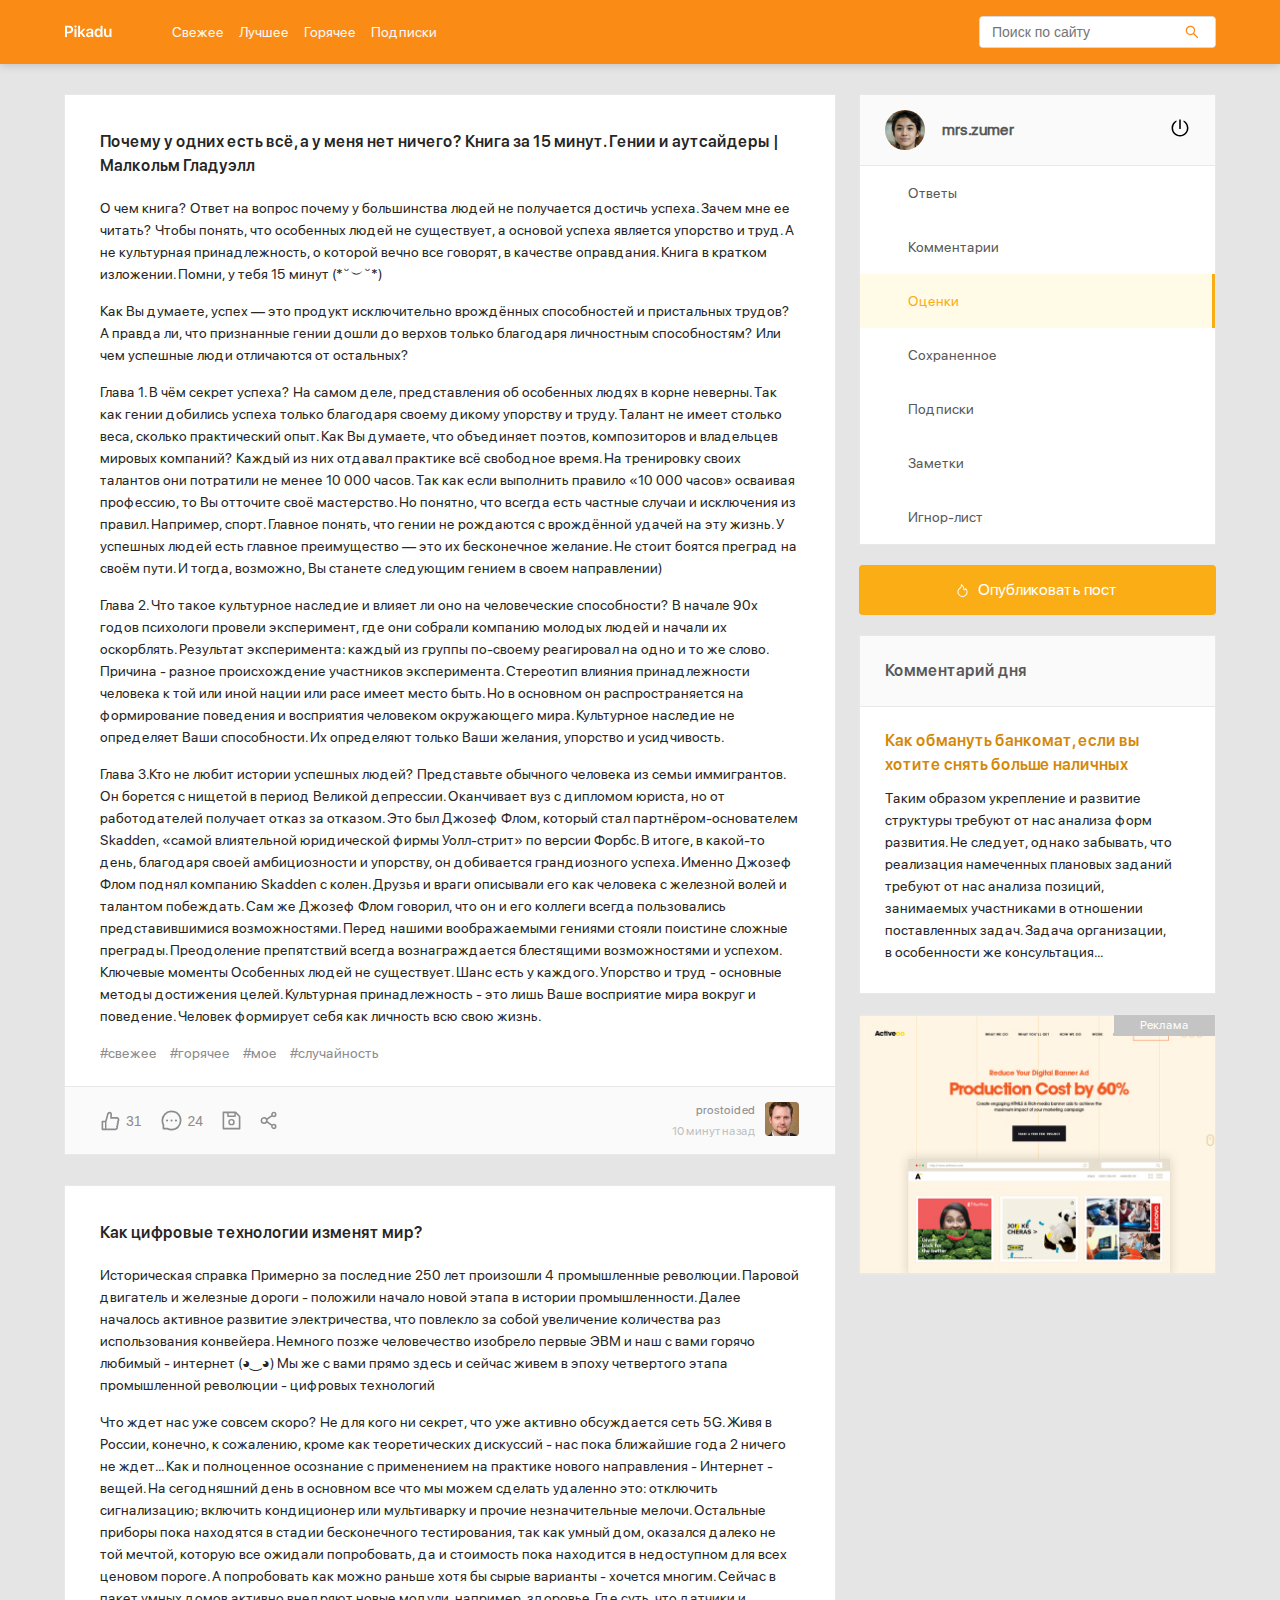
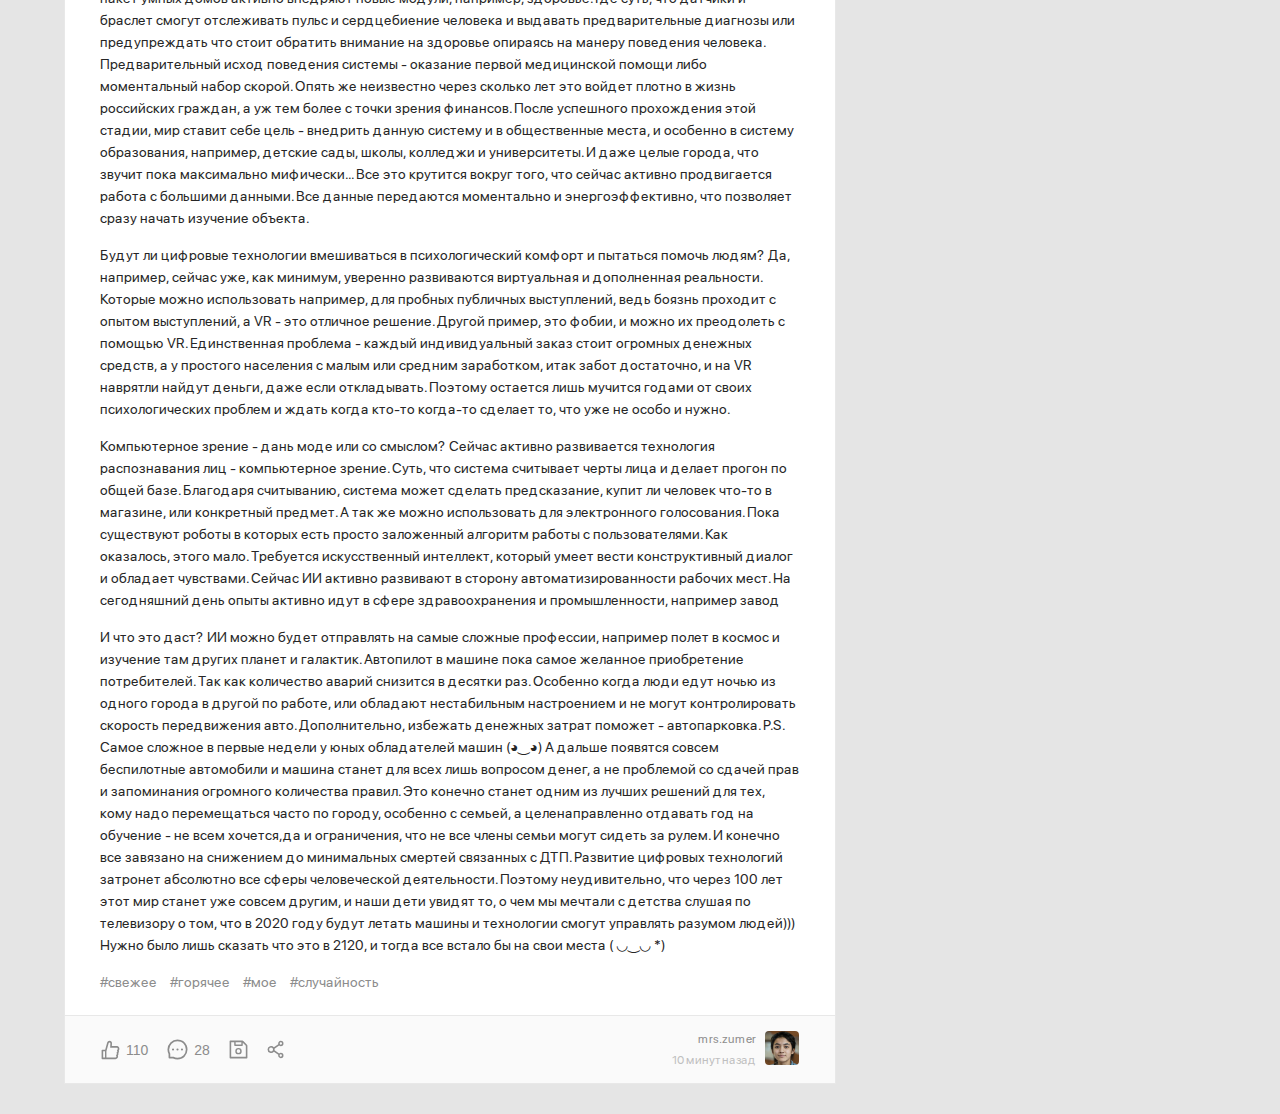
<file: index.html>
<!DOCTYPE html>
<html lang="en">

<head>
  <meta charset="UTF-8">
  <meta http-equiv="X-UA-Compatible" content="IE=edge">
  <meta name="viewport" content="width=device-width, initial-scale=1.0">
  <title>Pikadu - Главная</title>
  <link rel="stylesheet" href="css/style.css">
</head>

<body>
  <header class="header">
    <div class="header-wrapper">
      <a href="/" class="header-logo"><img src="img/Pikadu.svg" class="header-logo-img" alt=""></a>
      <nav class="header-nav">
        <ul class="header-menu">
          <li class="header-menu-item"><a href="#" class="header-menu-link">Свежее</a></li>
          <li class="header-menu-item"><a href="#" class="header-menu-link">Лучшее</a></li>
          <li class="header-menu-item"><a href="#" class="header-menu-link">Горячее</a></li>
          <li class="header-menu-item"><a href="#" class="header-menu-link">Подписки</a></li>
        </ul>
           
      </nav>
      <!-- /.header-nav -->
      <div class="input-group search">
        <input type="text" class="search-input" placeholder="Поиск по сайту">
        <button class="search-button">
          <img src="img/search.svg" class="search-icon" alt="">
        </button>
      </div>
      <!-- /.input-group -->
  <a href="#" class="menu-toggle" id="menu-toggle">
    <span></span><span></span><span></span>
  </a>
    </div>
    <!-- /.header-wrapper -->
  </header>
  <div class="content">
    <main class="posts">
      <section class="post">
        <div class="post-body">
          <h2 class="post-title">Почему у одних есть всё, а у меня нет ничего? Книга за 15 минут. Гении и аутсайдеры |
            Малкольм Гладуэлл</h2>
          <p class="post-text">О чем книга?
            Ответ на вопрос почему у большинства людей не получается достичь успеха.

            Зачем мне ее читать?
            Чтобы понять, что особенных людей не существует, а основой успеха является упорство и труд. А не культурная
            принадлежность, о которой вечно все говорят, в качестве оправдания.

            Книга в кратком изложении. Помни, у тебя 15 минут (*˘︶˘*)
          <p class="post-text">
            Как Вы думаете, успех — это продукт исключительно врождённых способностей и пристальных трудов?

            А правда ли, что признанные гении дошли до верхов только благодаря личностным способностям? Или чем успешные
            люди отличаются от остальных? </p>
          <p class="post-text">
            Глава 1. В чём секрет успеха?
            На самом деле, представления об особенных людях в корне неверны.

            Так как гении добились успеха только благодаря своему дикому упорству и труду. Талант не имеет столько веса,
            сколько
            практический опыт.

            Как Вы думаете, что объединяет поэтов, композиторов и владельцев мировых компаний?

            Каждый из них отдавал практике всё свободное время.

            На тренировку своих талантов они потратили не менее 10 000 часов.

            Так как если выполнить правило «10 000 часов» осваивая профессию, то Вы отточите своё мастерство.

            Но понятно, что всегда есть частные случаи и исключения из правил. Например, спорт.

            Главное понять, что гении не рождаются с врождённой удачей на эту жизнь. У успешных людей есть главное
            преимущество — это их бесконечное желание.

            Не стоит боятся преград на своём пути. И тогда, возможно, Вы станете следующим гением в своем направлении)
          </p>

          <p class="post-text">Глава 2. Что такое культурное наследие и влияет ли оно на человеческие способности?
            В начале 90х годов психологи провели эксперимент, где они собрали компанию молодых людей и начали их
            оскорблять.

            Результат эксперимента: каждый из группы по-своему реагировал на одно и то же слово. Причина - разное
            происхождение участников эксперимента.

            Стереотип влияния принадлежности человека к той или иной нации или расе имеет место быть. Но в основном он
            распространяется на формирование поведения и восприятия человеком окружающего мира.

            Культурное наследие не определяет Ваши способности. Их определяют только Ваши желания, упорство и
            усидчивость.
          </p>

          <p class="post-text">Глава 3.Кто не любит истории успешных людей?
            Представьте обычного человека из семьи иммигрантов. Он борется с нищетой в период Великой депрессии.
            Оканчивает вуз с дипломом юриста, но от работодателей получает отказ за отказом.

            Это был Джозеф Флом, который стал партнёром-основателем Skadden, «самой влиятельной юридической фирмы
            Уолл-стрит» по версии Форбс.
            В итоге, в какой-то день, благодаря своей амбициозности и упорству, он добивается грандиозного успеха.

            Именно Джозеф Флом поднял компанию Skadden с колен. Друзья и враги описывали его как человека с железной
            волей
            и талантом побеждать.

            Сам же Джозеф Флом говорил, что он и его коллеги всегда пользовались представившимися возможностями.

            Перед нашими воображаемыми гениями стояли поистине сложные преграды. Преодоление препятствий всегда
            вознаграждается блестящими возможностями и успехом.

            Ключевые моменты
            Особенных людей не существует. Шанс есть у каждого.
            Упорство и труд - основные методы достижения целей.
            Культурная принадлежность - это лишь Ваше восприятие мира вокруг и поведение.
            Человек формирует себя как личность всю свою жизнь.</p>
          <div class="tags">
            <span class="tag">#свежее</span>
            <span class="tag">#горячее</span>
            <span class="tag">#мое</span>
            <span class="tag">#случайность</span>
          </div>
        </div>
        <!-- /.post-body -->
        <div class="post-footer">
          <div class="post-buttons">
            <button class="post-button likes">
              <svg class="icon icon-like" width="19" height="20">
                <use xlink:href="img/icons.svg#like"></use>
              </svg>
              <span class="likes-counter">31</span>

            </button>
            <button class="post-button comments ">
              <svg class="icon icon-comments" width="21" height="21">
                <use xlink:href="img/icons.svg#comments"></use>
              </svg>
              <span class="comments-counter">24</span>
            </button>
            <button class="post-button save">
              <svg class="icon icon-save" width="19" height="19">
                <use xlink:href="img/icons.svg#save"></use>
              </svg>
            </button>
            <button class="post-button share">
              <svg class="icon icon-share" width="17" height="19">
                <use xlink:href="img/icons.svg#share"></use>
              </svg>
            </button>
          </div>
          <div class="post-author">
            <div class="author-about">
              <a href="#" class="author-username">prostoided</a>
              <span class="post-time">10 минут назад</span>
            </div>
            <a href="" class="author-link"><img src="img/image.jfif" alt="" class="author-avatar"></a>
          </div>
        </div>
      </section>
      <section class="post">
        <div class="post-body">
          <h2 class="post-title">Как цифровые технологии изменят мир?</h2>
          <p class="post-text">Историческая справка
            Примерно за последние 250 лет произошли 4 промышленные революции.

            Паровой двигатель и железные дороги - положили начало новой этапа в истории промышленности.

            Далее началось активное развитие электричества, что повлекло за собой увеличение количества раз
            использования конвейера.

            Немного позже человечество изобрело первые ЭВМ и наш с вами горячо любимый - интернет (◕‿◕)

            Мы же с вами прямо здесь и сейчас живем в эпоху четвертого этапа промышленной революции - цифровых
            технологий
          <p class="post-text">
            Что ждет нас уже совсем скоро?
            Не для кого ни секрет, что уже активно обсуждается сеть 5G. Живя в России, конечно, к сожалению, кроме как
            теоретических
            дискуссий - нас пока ближайшие года 2 ничего не ждет... Как и полноценное осознание с применением на
            практике нового
            направления - Интернет - вещей.

            На сегодняшний день в основном все что мы можем сделать удаленно это:

            отключить сигнализацию;
            включить кондиционер или мультиварку и прочие незначительные мелочи.
            Остальные приборы пока находятся в стадии бесконечного тестирования, так как умный дом, оказался далеко не
            той мечтой,
            которую все ожидали попробовать, да и стоимость пока находится в недоступном для всех ценовом пороге. А
            попробовать как
            можно раньше хотя бы сырые варианты - хочется многим.

            Сейчас в пакет умных домов активно внедряют новые модули, например, здоровье. Где суть, что датчики и
            браслет смогут
            отслеживать пульс и сердцебиение человека и выдавать предварительные диагнозы или предупреждать что стоит
            обратить
            внимание на здоровье опираясь на манеру поведения человека.

            Предварительный исход поведения системы - оказание первой медицинской помощи либо моментальный набор скорой.
            Опять же
            неизвестно через сколько лет это войдет плотно в жизнь российских граждан, а уж тем более с точки зрения
            финансов.

            После успешного прохождения этой стадии, мир ставит себе цель - внедрить данную систему и в общественные
            места, и
            особенно в систему образования, например, детские сады, школы, колледжи и университеты. И даже целые города,
            что звучит
            пока максимально мифически...

            Все это крутится вокруг того, что сейчас активно продвигается работа с большими данными. Все данные
            передаются
            моментально и энергоэффективно, что позволяет сразу начать изучение объекта.</p>
          <p class="post-text">
            Будут ли цифровые технологии вмешиваться в психологический комфорт и пытаться помочь людям?
            Да, например, сейчас уже, как минимум, уверенно развиваются виртуальная и дополненная реальности. Которые
            можно
            использовать например, для пробных публичных выступлений, ведь боязнь проходит с опытом выступлений, а VR -
            это отличное
            решение. Другой пример, это фобии, и можно их преодолеть с помощью VR. Единственная проблема - каждый
            индивидуальный
            заказ стоит огромных денежных средств, а у простого населения с малым или средним заработком, итак забот
            достаточно, и
            на VR наврятли найдут деньги, даже если откладывать. Поэтому остается лишь мучится годами от своих
            психологических
            проблем и ждать когда кто-то когда-то сделает то, что уже не особо и нужно.
          </p>

          <p class="post-text">Компьютерное зрение - дань моде или со смыслом?
            Сейчас активно развивается технология распознавания лиц - компьютерное зрение.

            Суть, что система считывает черты лица и делает прогон по общей базе. Благодаря считыванию, система может
            сделать
            предсказание, купит ли человек что-то в магазине, или конкретный предмет. А так же можно использовать для
            электронного
            голосования.

            Пока существуют роботы в которых есть просто заложенный алгоритм работы с пользователями. Как оказалось,
            этого мало.
            Требуется искусственный интеллект, который умеет вести конструктивный диалог и обладает чувствами.

            Сейчас ИИ активно развивают в сторону автоматизированности рабочих мест. На сегодняшний день опыты активно
            идут в сфере
            здравоохранения и промышленности, например завод
          </p>

          <p class="post-text">И что это даст?
            ИИ можно будет отправлять на самые сложные профессии, например полет в космос и изучение там других планет и
            галактик.

            Автопилот в машине пока самое желанное приобретение потребителей. Так как количество аварий снизится в
            десятки раз.
            Особенно когда люди едут ночью из одного города в другой по работе, или обладают нестабильным настроением и
            не могут
            контролировать скорость передвижения авто.

            Дополнительно, избежать денежных затрат поможет - автопарковка.

            P.S. Самое сложное в первые недели у юных обладателей машин (◕‿◕)

            А дальше появятся совсем беспилотные автомобили и машина станет для всех лишь вопросом денег, а не проблемой
            со сдачей
            прав и запоминания огромного количества правил. Это конечно станет одним из лучших решений для тех, кому
            надо
            перемещаться часто по городу, особенно с семьей, а целенаправленно отдавать год на обучение - не всем
            хочется,да и
            ограничения, что не все члены семьи могут сидеть за рулем. И конечно все завязано на снижением до
            минимальных смертей
            связанных с ДТП.

            Развитие цифровых технологий затронет абсолютно все сферы человеческой деятельности.

            Поэтому неудивительно, что через 100 лет этот мир станет уже совсем другим, и наши дети увидят то, о чем мы
            мечтали с
            детства слушая по телевизору о том, что в 2020 году будут летать машины и технологии смогут управлять
            разумом людей)))
            Нужно было лишь сказать что это в 2120, и тогда все встало бы на свои места ( ◡‿◡ *)</p>
          <div class="tags">
            <a href="#" class="tag">#свежее</a>
            <a href="#" class="tag">#горячее<a>
                <a href="#" class="tag">#мое</a>
                <a href="#" class="tag">#случайность</a>
          </div>
        </div>
        <!-- /.post-body -->
        <div class="post-footer">
          <div class="post-buttons">
            <button class="post-button likes">
              <svg class="icon icon-like" width="19" height="20">
                <use xlink:href="img/icons.svg#like"></use>
              </svg>
              <span class="likes-counter">110</span>

            </button>
            <button class="post-button comments ">
              <svg class="icon icon-comments" width="21" height="21">
                <use xlink:href="img/icons.svg#comments"></use>
              </svg>
              <span class="comments-counter">28</span>
            </button>
            <button class="post-button save">
              <svg class="icon icon-save" width="19" height="19">
                <use xlink:href="img/icons.svg#save"></use>
              </svg>
            </button>
            <button class="post-button share">
              <svg class="icon icon-share" width="17" height="19">
                <use xlink:href="img/icons.svg#share"></use>
              </svg>
            </button>
          </div>
          <div class="post-author">
            <div class="author-about">
              <a href="#" class="author-username">mrs.zumer</a>
              <span class="post-time">10 минут назад</span>
            </div>
            <a href="" class="author-link"><img src="img/lera.jfif" alt="" class="author-avatar"></a>
          </div>
        </div>
      </section>
    </main>
    <!-- /.posts -->
    <aside class="sidebar">
      <div class="user">
        <a href="#" class="user-info">
          <img src="img/lera.jfif" width="40" height="40" alt="" class="user-avatar">
          <span class="user-name">mrs.zumer</span>
        </a>
        <!-- /.user-info -->
        <a href="#" class="exit ">
          <svg class="icon icon-exit">
            <use xlink:href="img/icons.svg#poweroff"></use>
          </svg>

        </a>
        <!-- /.exit -->
      </div>
      <!-- /.user -->
      <nav class="sidebar-nav">
        <ul class="sidebar-menu">
          <li class="sidebar-menu-item"><a href="#" class="sidebar-menu-link">Ответы</a></li>
          <li class="sidebar-menu-item"><a href="#" class="sidebar-menu-link">Комментарии</a></li>
          <li class="sidebar-menu-item "><a href="#" class="sidebar-menu-link active">Оценки</a></li>
          <li class="sidebar-menu-item"><a href="#" class="sidebar-menu-link">Сохраненное</a></li>
          <li class="sidebar-menu-item"><a href="#" class="sidebar-menu-link">Подписки</a></li>
          <li class="sidebar-menu-item"><a href="#" class="sidebar-menu-link ">Заметки</a></li>
          <li class="sidebar-menu-item"><a href="#" class="sidebar-menu-link">Игнор-лист</a></li>
        </ul>
      </nav>
      <a href="new_post.html" class="button button-new-post">
        <svg class="icon icon-fire">
          <use xlink:href="img/icons.svg#fire"></use>
        </svg>
        Опубликовать пост</a>
      <div class="card">
        <div class="card-header">
          <h2 class="card-title">Комментарий дня</h2>
        </div>
        <div class="card-body">
          <a href="#" class="card-body-title">Как обмануть банкомат, если вы хотите снять больше наличных</a>
          <p class="card-text">Таким образом укрепление и развитие структуры требуют от нас анализа форм развития. Не
            следует, однако забывать, что реализация намеченных плановых заданий требуют от нас анализа позиций,
            занимаемых участниками в отношении
            поставленных задач. Задача организации, в особенности же консультация...</p>
        </div>
      </div>
      <a href="#" class="promo">

      </a>
    </aside>
    <!-- /.sidebar -->
  </div>
  <!-- /.content -->
  <script src="js/main.js"></script>
</body>

</html>
</file>
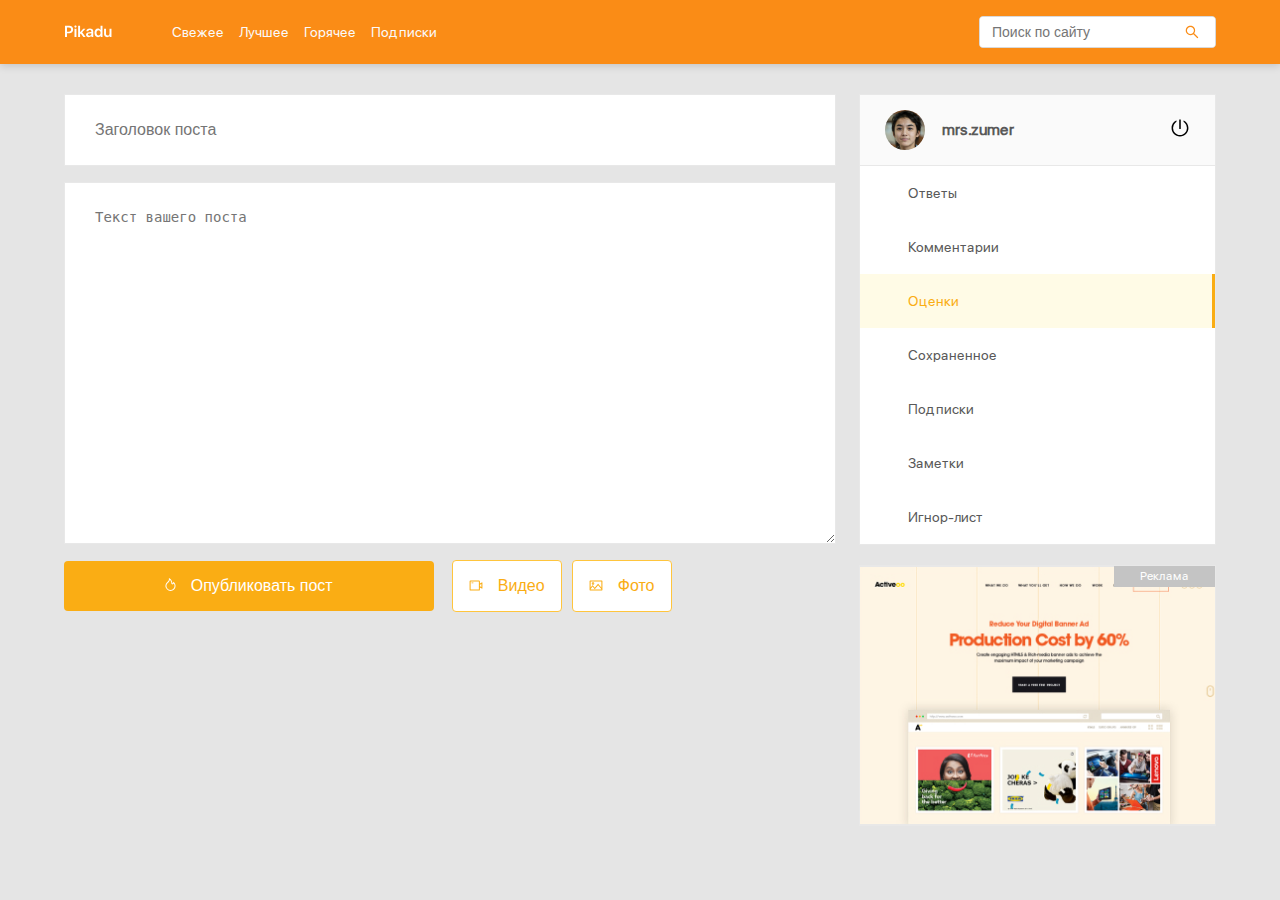
<file: new_post.html>
<!DOCTYPE html>
<html lang="en">

<head>
  <meta charset="UTF-8">
  <meta http-equiv="X-UA-Compatible" content="IE=edge">
  <meta name="viewport" content="width=device-width, initial-scale=1.0">
  <title>Pikadu - Новый пост</title>
  <link rel="stylesheet" href="css/style.css">
</head>

<body>
  <header class="header">
    <div class="header-wrapper">
      <a href="index.html" class="header-logo"><img src="img/Pikadu.svg" class="header-logo-img" alt=""></a>
      <nav class="header-nav">
        <ul class="header-menu">
          <li class="header-menu-item"><a href="#" class="header-menu-link">Свежее</a></li>
          <li class="header-menu-item"><a href="#" class="header-menu-link">Лучшее</a></li>
          <li class="header-menu-item"><a href="#" class="header-menu-link">Горячее</a></li>
          <li class="header-menu-item"><a href="#" class="header-menu-link">Подписки</a></li>
        </ul>
           
      </nav>
      <!-- /.header-nav -->
      <div class="input-group search">
        <input type="text" class="search-input" placeholder="Поиск по сайту">
        <button class="search-button">
          <img src="img/search.svg" class="search-icon" alt="">
        </button>
      </div>
      <!-- /.input-group -->
  <a href="#" class="menu-toggle" id="menu-toggle">
    <span></span><span></span><span></span>
  </a>
    </div>
    <!-- /.header-wrapper -->
  </header>
  <div class="content">
    <main class="posts">
    <form action="#" class="add-post">
      <input type="text" name= "post-title" class="add-title" placeholder="Заголовок поста">
      <textarea name="post-text" id="text" class="add-text" placeholder="Текст вашего поста"></textarea>
     <div class="add-buttons">
        <button type="submit" class="button add-button"> <svg class="icon icon-fire">
            <use xlink:href="img/icons.svg#fire"></use>
          </svg>
          Опубликовать пост</button>
          <button class="button button-outline">
            <svg class="icon icon-video">
              <use xlink:href="img/icons.svg#video"></use>
            </svg>
            Видео</button>
          <button class="button button-outline">
            <svg class="icon icon-img">
              <use xlink:href="img/icons.svg#img"></use>
            </svg>
            Фото</button>
     </div>
    </form>
    </main>
    <!-- /.posts -->
    <aside class="sidebar">
      <div class="user">
        <a href="#" class="user-info">
          <img src="img/lera.jfif" width="40" height="40" alt="" class="user-avatar">
          <span class="user-name">mrs.zumer</span>
        </a>
        <!-- /.user-info -->
        <a href="#" class="exit ">
          <svg class="icon icon-exit">
            <use xlink:href="img/icons.svg#poweroff"></use>
          </svg>

        </a>
        <!-- /.exit -->
      </div>
      <!-- /.user -->
      <nav class="sidebar-nav">
        <ul class="sidebar-menu">
          <li class="sidebar-menu-item"><a href="#" class="sidebar-menu-link">Ответы</a></li>
          <li class="sidebar-menu-item"><a href="#" class="sidebar-menu-link">Комментарии</a></li>
          <li class="sidebar-menu-item "><a href="#" class="sidebar-menu-link active">Оценки</a></li>
          <li class="sidebar-menu-item"><a href="#" class="sidebar-menu-link">Сохраненное</a></li>
          <li class="sidebar-menu-item"><a href="#" class="sidebar-menu-link">Подписки</a></li>
          <li class="sidebar-menu-item"><a href="#" class="sidebar-menu-link ">Заметки</a></li>
          <li class="sidebar-menu-item"><a href="#" class="sidebar-menu-link">Игнор-лист</a></li>
        </ul>
      </nav>
      <a href="#" class="promo"></a>
    </aside>
    <!-- /.sidebar -->
  </div>
  <!-- /.content -->
  <script src="js/main.js"></script>
</body>

</html>
</file>
<file: css/style.css>
@font-face {
  font-family: "SFProDisplay-Regular";
  src: local("SFProDisplay-Regular"),
    url("../fonts/SFProDisplay-Regular.woff") format("woff"),
    url("../fonts/SFProDisplay-Regular.woff2") format("woff2");
  font-weight: normal;
}

@font-face {
  font-family: "SFProDisplay-Semibold";
  src: local("SFProDisplay-Semibold"),
    url("../fonts/SFProDisplay-Semibold.woff") format("woff"),
    url("../fonts/SFProDisplay-Semibold.woff2") format("woff2");
  font-weight: bold;
}

* {
  box-sizing: border-box;
  margin: 0;
  padding: 0;
}
body {
  font-family: "SFProDisplay-Regular", sans-serif;
  background: #e5e5e5;
}
.header {
  background: #fa8c16;
  padding: 16px 0;
  box-shadow: 0px 2px 8px rgba(0, 0, 0, 0.15);
  margin-bottom: 30px;
}
.header-wrapper {
  display: flex;
  align-items: center;
  justify-content: space-between;
  max-width: 1200px;
  width: 90%;
  margin: auto;
}
.header-nav {
  margin-left: 60px;
  margin-right: auto;
}
.header-menu {
  display: flex;
  list-style: none;
  padding: 0;
  margin: 0;
}

.header-menu-link {
  text-decoration: none;
  color: #fafafa;
  margin-right: 15px;
  font-size: 14px;
  line-height: 22px;
}
.input-group {
  position: relative;
  background: #ffffff;
  border: 1px solid #d9d9d9;
  border-radius: 4px;
  overflow: hidden;
  max-width: 237px;
  width: 60%;
  height: 32px;
}
.search-input {
  font-weight: normal;
  font-size: 14px;
  line-height: 22px;
  border: none;
  height: 100%;
  width: 80%;
  color: #bfbfbf;
  padding-left: 12px;
}
.search-button {
  height: 100%;
  width: 20%;
  position: absolute;
  right: 0;
  top: 0;
  border: none;
  background: #ffffff;
  cursor: pointer;
  display: flex;
  align-items: center;
  justify-content: center;
}

.search-input [type="search"]::-moz-placeholder {
  color: #bfbfbf; /* Цвет подсказывающего текста */
}
.search-input[type="search"]::-webkit-input-placeholder {
  color: #bfbfbf;
}
.search-input[type="search"]:-ms-input-placeholder {
  color: #bfbfbf;
}
.search-input[type="search"]::-ms-input-placeholder {
  color: #bfbfbf;
}
.search-input[type="search"]::placeholder {
  color: #bfbfbf;
}
.menu-toggle {
  display: none;
}
.content {
  max-width: 1200px;
  width: 90%;
  margin: auto;
  display: flex;
  align-items: flex-start;
  justify-content: space-between;
}

.posts {
  width: 67%;
}

.post {
  background-color: #ffffff;
  border: 1px solid #e8e8e8;
  margin-bottom: 30px;
}
.post-body {
  padding-top: 35px;
  padding-left: 35px;
  padding-right: 35px;
  padding-bottom: 0;
}
.post-title {
  font-family: "SFProDisplay-Semibold", sans-serif;
  margin-top: 0;
  margin-bottom: 19px;
  font-weight: 600;
  font-size: 16px;
  line-height: 24px;
  color: #262626;
}

.post-text {
  font-weight: normal;
  font-size: 14px;
  line-height: 22px;
  color: #262626;
  padding-bottom: 15px;
}
.tags {
  margin-bottom: 22px;
}
.tag {
  color: #8c8c8c;
  font-weight: normal;
  font-size: 14px;
  line-height: 22px;
  padding-right: 10px;
  text-decoration: none;
}

.post-footer {
  background: #fafafa;
  border-top: 1px solid #e8e8e8;
  display: flex;
  justify-content: space-between;
  padding-top: 13px;
  padding-left: 36px;
  padding-right: 36px;
  padding-bottom: 13px;
}

.post-button .icon {
  fill: #8c8c8c;
}
.post-buttons {
  display: flex;
  align-items: center;
}

.post-button {
  background-color: transparent;
  border: none;
  color: #8c8c8c;
  display: flex;
  align-items: center;
  font-size: 14px;
  line-height: 22px;
  margin-right: 19px;
  cursor: pointer;
}
.post-author {
  display: flex;
  align-items: center;
  text-align: right;
}

.author-avatar {
  width: 34px;
  height: 34px;
  margin-left: 9px;
  border-radius: 4px;
}

.author-username {
  display: block;
  color: #8c8c8c;
  text-decoration: none;
  font-size: 12px;
  line-height: 20px;
}

.post-time {
  color: #bfbfbf;
  font-size: 12px;
  line-height: 20px;
}

.icon-like,
.icon-comments {
  margin-right: 6px;
}

.sidebar {
  width: 31%;
}
.user {
  background: #fafafa;
  border: 1px solid #e8e8e8;
  padding: 15px 25px;
  display: flex;
  align-items: center;
  justify-content: space-between;
}
.user-avatar {
  border-radius: 50%;
  margin-right: 17px;
}
.user-info {
  display: flex;
  align-items: center;
  text-decoration: none;
}
.user-name {
  color: #595959;
  font-style: normal;
  font-weight: 600;
  font-size: 16px;
  line-height: 24px;
}
.icon-exit {
  width: 20px;
  height: 20px;
  fill: #000000;
}
.sidebar-nav {
  background: #ffffff;
  margin-bottom: 20px;
}
.sidebar-menu {
  margin: 0;
  border: 1px solid #e8e8e8;
  border-top: none;
  list-style: none;
  padding: 0;
}

.sidebar-menu-link {
  text-decoration: none;
  color: #595959;
  font-style: normal;
  font-weight: normal;
  font-size: 14px;
  line-height: 22px;
  padding: 16px 48px;
  display: inline-block;
  width: 100%;
  background-color: #ffffff;
}
.sidebar-menu-link:hover {
  background-color: #fffbe6;
}

.sidebar-menu-link.active {
  background-color: #fffbe6;
  border-right: 3px solid #faad14;
  color: #faad14;
}
.button {
  background: #faad14;
  text-decoration: none;
  border-radius: 4px;
  border: none;
  color: #ffffff;
  font-style: normal;
  font-weight: normal;
  font-size: 16px;
  line-height: 24px;
  padding: 13px;
  cursor: pointer;
}
.button-new-post {
  display: flex;
  align-items: center;
  justify-content: center;
  width: 100%;
}
.button-outline {
  background-color: #ffffff;
  color: #faad14;
  border: 1px solid #ffc53d;
  border-radius: 4px;
  font-size: 16px;
  line-height: 24px;
  padding-left: 16px;
  padding-right: 16px;
  cursor: pointer;
}
.add-button {
  width: 100%;
  max-width: 370px;
  margin-right: 2%;
}

.add-post .button-outline {
  margin-right: 1%;
}

.icon-fire {
  width: 11px;
  height: 13px;
  fill: #ffffff;
  margin-right: 10px;
}

.icon-video,
.icon-img {
  width: 14px;
  height: 11px;
  margin-right: 10px;
  fill: #faad14;
}
.card {
  background: #ffffff;
  border: 1px solid #e8e8e8;
  margin-top: 20px;
}
.card-header {
  background: #fafafa;
  border-bottom: 1px solid #e8e8e8;
  padding: 23px 25px;
}
.card-title {
  font-family: "SFProDisplay-Semibold", sans-serif;
  margin: 0;
  color: #595959;
  font-size: 16px;
  line-height: 24px;
}
.card-body {
  padding: 22px 40px 20px 25px;
}
.card-body-title {
  font-family: "SFProDisplay-Semibold", sans-serif;
  margin: 0;
  color: #d48806;
  font-size: 16px;
  line-height: 24px;
  text-decoration: none;
}

.card-text {
  margin-top: 10px;
  color: #262626;
  font-size: 14px;
  line-height: 22px;
  margin: 10px 0;
}
.promo {
  display: block;
  background: #fff url("../img/promo.jpg") no-repeat center center/ cover;
  width: 100%;
  height: 261px;
  border: 1px solid #e8e8e8;
  margin-top: 20px;
  position: relative;
}

.promo::before {
  content: "Реклама";
  position: absolute;
  right: 0;
  top: 0;
  background: #c4c4c4;
  color: #ffffff;
  font-size: 12px;
  line-height: 20px;
  padding-left: 26px;
  padding-right: 26px;
  padding-bottom: 1px;
}
.add-post {
  display: flex;
  flex-direction: column;
}

.add-title {
  background: #ffffff;
  border: 1px solid #e8e8e8;
  font-size: 16px;
  line-height: 24px;
  color: #000000;
  padding: 23px 30px;
  margin-bottom: 16px;
}

.add-text {
  background: #ffffff;
  border: 1px solid #e8e8e8;
  font-size: 14px;
  line-height: 22px;
  color: #595959;
  padding: 23px 30px;
  margin-bottom: 16px;
  min-height: 362px;
}

@media (max-width: 990px) {
  .menu-toggle {
    display: flex;
    flex-direction: column;
    justify-content: space-between;
    width: 30px;
    height: 20px;
    margin-left: 12px;
  }
  .sidebar {
    position: fixed;
    top: 64px;
    right: 0;
    bottom: 0;
    height: 92%;
    max-width: 320px;
    width: 100%;
    background-color: #ffffff;
    padding: 30px;
    box-shadow: 1px 1px 10px rgba(0, 0, 0, 0.15);
    transform: translateX(100%);
    transition: transform 0.2s;
    overflow-y: auto;
    z-index: 101;
  }

  .sidebar.visible {
    transform: translateX(0);
  }
  .posts {
    width: 100%;
  }
  .menu-toggle span {
    height: 2px;
    width: 100%;
    background-color: #fff;
  }

  .header {
    position: fixed;
    left: 0;
    right: 0;
    top: 0;
    width: 100%;
  }
  .content {
    margin-top: 94px;
    margin-bottom: 60px;
  }
  .header-nav {
    display: none;
  }
  .header-menu {
    width: 90%;
    margin: auto;
  }
}
@media (max-width: 676px) {
  .add-buttons {
    display: flex;
    flex-direction: column;
  }
  .add-button {
    width: 100%;
    max-width: 100%;
  }
  .add-post .button-outline {
    margin-right: 0;
    margin-top: 15px;
  }
}
@media (max-width: 578px) {
  .post-footer {
    flex-direction: column;
  }
  .post-author {
    margin-top: 15px;
    text-align: left;
  }
  .author-avatar {
    margin-left: 0;
    margin-right: 10px;
  }
  .author-about {
    order: 2;
  }

  .add-button {
    width: 100%;
  }
}
</file>
